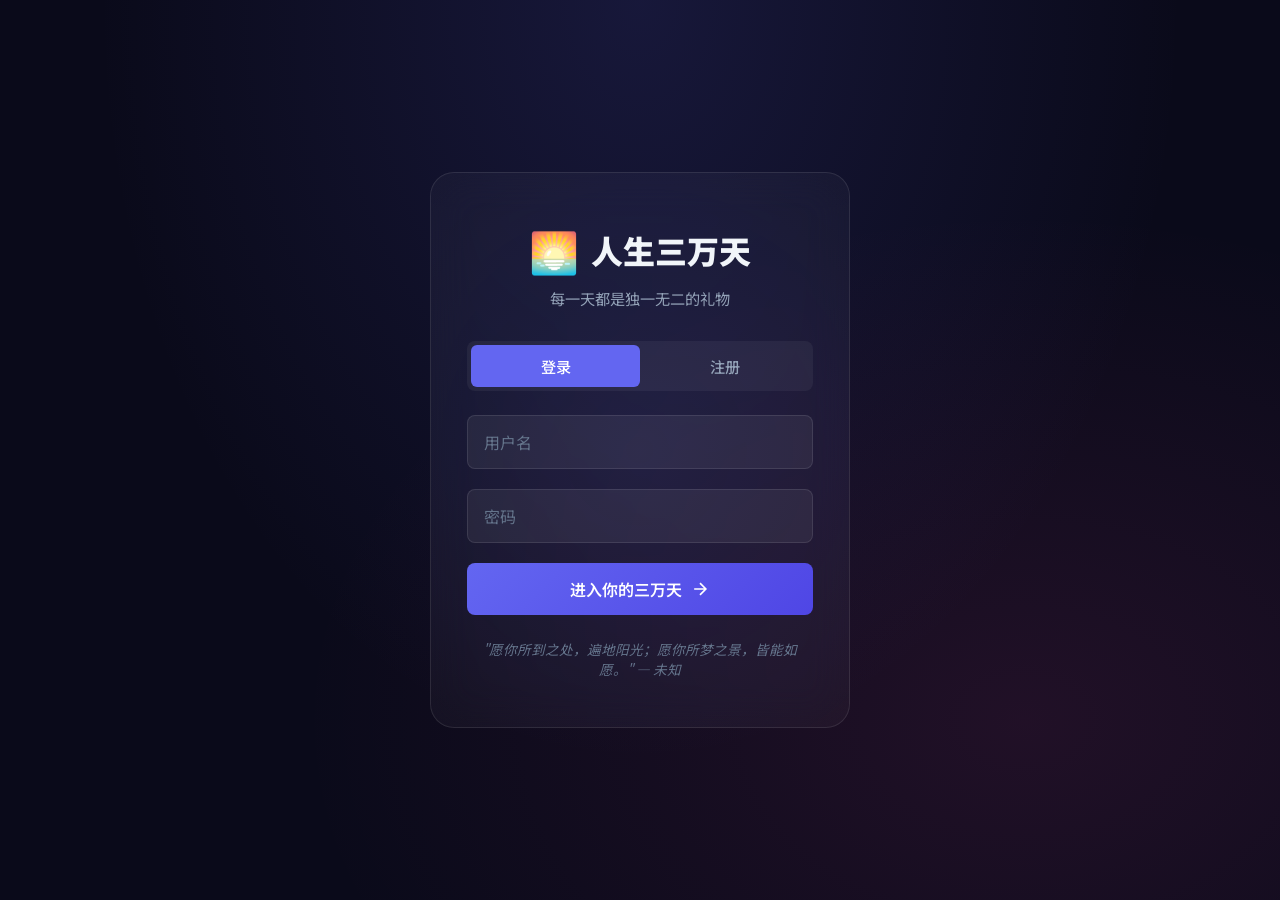
<file: index.html>
<!DOCTYPE html>
<html lang="zh-CN">
<head>
  <meta charset="UTF-8">
  <meta name="viewport" content="width=device-width, initial-scale=1.0, maximum-scale=1.0, user-scalable=no">
  <title>🌅 Life 30,000 Days | 人生三万天</title>

  <!-- SEO Meta Tags -->
  <meta name="description" content="Visualize your life's remaining days & find daily motivation. A beautiful mindfulness web app with life countdown, daily quotes, meditation, white noise, wallpaper generator and more.">
  <meta name="keywords" content="life countdown,mindfulness,daily motivation,meditation,white noise,人生三万天,生命倒计时,冥想,白噪音">
  <meta name="author" content="Sherlock1412">
  <link rel="canonical" href="https://life-30000-days.vercel.app">

  <!-- Open Graph / Facebook -->
  <meta property="og:type" content="website">
  <meta property="og:url" content="https://life-30000-days.vercel.app">
  <meta property="og:title" content="🌅 Life 30,000 Days | 人生三万天">
  <meta property="og:description" content="Visualize your life's remaining days & find daily motivation. A beautiful mindfulness web app with life countdown, daily quotes, meditation, white noise and more.">
  <meta property="og:image" content="https://life-30000-days.vercel.app/assets/social-share.png">

  <!-- Twitter Card -->
  <meta name="twitter:card" content="summary_large_image">
  <meta name="twitter:url" content="https://life-30000-days.vercel.app">
  <meta name="twitter:title" content="🌅 Life 30,000 Days | 人生三万天">
  <meta name="twitter:description" content="Visualize your life's remaining days & find daily motivation.">
  <meta name="twitter:image" content="https://life-30000-days.vercel.app/assets/social-share.png">

  <link rel="stylesheet" href="css/style.css">
  <link rel="manifest" href="manifest.json">
  <meta name="theme-color" content="#0a0a1a">
  <meta name="apple-mobile-web-app-capable" content="yes">
  <meta name="apple-mobile-web-app-status-bar-style" content="black-translucent">
  <link rel="apple-touch-icon" href="assets/icon-192.png">
  <link href="https://fonts.googleapis.com/css2?family=Noto+Sans+SC:wght@300;400;500;700;900&family=Playfair+Display:ital,wght@0,700;1,700&display=swap" rel="stylesheet">

  <!-- Google AdSense -->
  <script async src="https://pagead2.googlesyndication.com/pagead/js/adsbygoogle.js?client=ca-pub-2511686711761568" crossorigin="anonymous"></script>
</head>
<body>
  <!-- 粒子背景 -->
  <canvas id="particles-canvas"></canvas>

  <!-- ===== 登录页面 ===== -->
  <div id="login-page" class="page active">
    <div class="login-container">
      <div class="login-glow"></div>
      <h1 class="login-title">
        <span class="sun-icon">🌅</span>
        <span>人生三万天</span>
      </h1>
      <p class="login-subtitle">每一天都是独一无二的礼物</p>
      
      <div class="login-tabs">
        <button class="tab-btn active" data-tab="login">登录</button>
        <button class="tab-btn" data-tab="register">注册</button>
      </div>
      
      <form id="login-form" class="auth-form">
        <div class="input-group">
          <input type="text" id="login-username" placeholder="用户名" required autocomplete="username">
          <div class="input-line"></div>
        </div>
        <div class="input-group">
          <input type="password" id="login-password" placeholder="密码" required autocomplete="current-password">
          <div class="input-line"></div>
        </div>
        <button type="submit" class="btn-primary">
          <span>进入你的三万天</span>
          <svg width="20" height="20" viewBox="0 0 24 24" fill="none" stroke="currentColor" stroke-width="2"><path d="M5 12h14M12 5l7 7-7 7"/></svg>
        </button>
      </form>
      
      <form id="register-form" class="auth-form hidden">
        <div class="input-group">
          <input type="text" id="reg-username" placeholder="用户名" required>
          <div class="input-line"></div>
        </div>
        <div class="input-group">
          <input type="password" id="reg-password" placeholder="密码" required>
          <div class="input-line"></div>
        </div>
        <div class="input-group">
          <input type="password" id="reg-confirm" placeholder="确认密码" required>
          <div class="input-line"></div>
        </div>
        <button type="submit" class="btn-primary">
          <span>创建账户</span>
          <svg width="20" height="20" viewBox="0 0 24 24" fill="none" stroke="currentColor" stroke-width="2"><path d="M5 12h14M12 5l7 7-7 7"/></svg>
        </button>
      </form>
      
      <div class="login-quote" id="login-quote"></div>
    </div>
  </div>

  <!-- ===== 生日输入页面 ===== -->
  <div id="birthday-page" class="page">
    <div class="birthday-container">
      <h2>🎂 你的生日是？</h2>
      <p class="birthday-hint">告诉我们你的生日，开始计算你的三万天旅程</p>
      <div class="birthday-input-area">
        <input type="date" id="birthday-input" required>
        <button id="start-journey-btn" class="btn-primary">
          <span>开启旅程</span>
          <svg width="20" height="20" viewBox="0 0 24 24" fill="none" stroke="currentColor" stroke-width="2"><path d="M5 12h14M12 5l7 7-7 7"/></svg>
        </button>
      </div>
      <div class="birthday-visual" id="birthday-visual"></div>
    </div>
  </div>

  <!-- ===== 主页面 ===== -->
  <div id="main-page" class="page">
    <!-- 顶部导航 -->
    <nav class="top-nav">
      <div class="nav-left">
        <span class="nav-logo">🌅</span>
        <span class="nav-title">人生三万天</span>
      </div>
      <div class="nav-right">
        <button class="nav-btn" id="noise-btn" title="白噪音">🎵</button>
        <button class="nav-btn" id="gratitude-btn" title="感恩日记">📝</button>
        <button class="nav-btn" id="meditation-btn" title="冥想">🧘</button>
        <button class="nav-btn" id="challenge-btn" title="每日挑战">🎲</button>
        <button class="nav-btn" id="achievements-btn" title="成就">🏆</button>
        <button class="nav-btn" id="report-btn" title="生命报告">📊</button>
        <button class="nav-btn" id="wallpaper-btn" title="生成壁纸">🎨</button>
        <button class="nav-btn" id="widget-btn" title="小组件">📱</button>
        <button class="nav-btn" id="tips-btn" title="解压小贴士">💡</button>
        <button class="nav-btn" id="support-btn" title="支持我们">☕</button>
        <button class="nav-btn" id="settings-btn" title="设置">⚙️</button>
        <button class="nav-btn" id="logout-btn" title="退出">👋</button>
      </div>
    </nav>

    <!-- 主内容区 -->
    <main class="main-content">
      <!-- 今日信息卡片 -->
      <section class="today-card" id="today-card">
        <div class="today-header">
          <div class="today-date" id="today-date"></div>
          <div class="today-day-num" id="today-day-num"></div>
        </div>
        <div class="life-progress">
          <div class="progress-ring-container">
            <svg class="progress-ring" viewBox="0 0 200 200">
              <circle class="progress-bg" cx="100" cy="100" r="90"/>
              <circle class="progress-fill" cx="100" cy="100" r="90" id="progress-circle"/>
            </svg>
            <div class="progress-text">
              <div class="progress-days" id="days-lived">0</div>
              <div class="progress-label">天已过</div>
            </div>
          </div>
          <div class="progress-stats">
            <div class="stat">
              <span class="stat-value" id="days-remaining">0</span>
              <span class="stat-label">天剩余</span>
            </div>
            <div class="stat">
              <span class="stat-value" id="years-lived">0</span>
              <span class="stat-label">岁</span>
            </div>
            <div class="stat">
              <span class="stat-value" id="percent-lived">0%</span>
              <span class="stat-label">已度过</span>
            </div>
          </div>
        </div>
      </section>

      <!-- 今日金句 -->
      <section class="quote-card" id="quote-card">
        <div class="quote-icon">✨</div>
        <blockquote class="quote-text" id="quote-text"></blockquote>
        <div class="quote-author" id="quote-author"></div>
        <div class="quote-actions">
          <button class="quote-btn" id="refresh-quote" title="换一句">🔄</button>
          <button class="quote-btn" id="share-quote" title="分享">📤</button>
          <button class="quote-btn" id="copy-quote" title="复制">📋</button>
        </div>
      </section>

      <!-- 年度进度环 -->
      <section class="year-ring-card" id="year-ring-card">
        <h3>📅 今年进度</h3>
        <div class="year-ring-content">
          <div class="year-ring-visual">
            <svg class="year-ring-svg" viewBox="0 0 200 200">
              <circle cx="100" cy="100" r="85" fill="none" stroke="rgba(255,255,255,0.06)" stroke-width="6"/>
              <circle cx="100" cy="100" r="85" fill="none" stroke="url(#year-gradient)" stroke-width="6"
                stroke-linecap="round" stroke-dasharray="534.07" stroke-dashoffset="534.07"
                transform="rotate(-90 100 100)" id="year-progress-circle"/>
              <defs>
                <linearGradient id="year-gradient"><stop offset="0%" stop-color="#10b981"/><stop offset="100%" stop-color="#6366f1"/></linearGradient>
              </defs>
            </svg>
            <div class="year-ring-text">
              <div class="year-ring-percent" id="year-percent">0%</div>
              <div class="year-ring-label">年度进度</div>
            </div>
          </div>
          <div class="year-ring-stats">
            <div class="year-stat"><span class="year-stat-num" id="year-days-passed">0</span><span class="year-stat-label">天已过</span></div>
            <div class="year-stat"><span class="year-stat-num" id="year-days-left">0</span><span class="year-stat-label">天剩余</span></div>
            <div class="year-stat"><span class="year-stat-num" id="year-weeks">0</span><span class="year-stat-label">周已过</span></div>
          </div>
        </div>
      </section>

      <!-- 每日小确幸 -->
      <section class="joy-card" id="joy-card">
        <h3>🌸 今日小确幸</h3>
        <p class="joy-desc">生活中的小美好，值得被记录</p>
        <div class="joy-reminder" id="joy-reminder"></div>
        <div class="joy-actions">
          <button class="joy-btn" id="joy-refresh" title="换一个">🔄 换一个</button>
          <button class="joy-btn joy-btn-primary" id="joy-done" title="今天做到了">✅ 今天做到了</button>
        </div>
        <div class="joy-streak-info" id="joy-streak-info"></div>
      </section>

      <!-- 生命时间线 -->
      <section class="timeline-card" id="timeline-card">
        <h3>⏳ 你的时间线</h3>
        <div class="timeline-grid" id="timeline-grid"></div>
        <div class="timeline-legend">
          <span class="legend-item"><span class="dot lived"></span>已度过</span>
          <span class="legend-item"><span class="dot today"></span>今天</span>
          <span class="legend-item"><span class="dot future"></span>未来</span>
        </div>
      </section>

      <!-- 里程碑 -->
      <section class="milestone-card" id="milestone-card">
        <h3>🏆 人生里程碑</h3>
        <div class="milestone-list" id="milestone-list"></div>
      </section>

      <!-- 趣味数据 -->
      <section class="fun-stats-card" id="fun-stats-card">
        <h3>🎯 趣味数据</h3>
        <div class="fun-grid" id="fun-grid"></div>
      </section>

      <!-- Google AdSense 广告 (中间位置) -->
      <section class="main-ad-slot" id="main-ad-slot">
        <ins class="adsbygoogle"
          style="display:block"
          data-ad-client="ca-pub-2511686711761568"
          data-ad-slot="auto"
          data-ad-format="auto"
          data-full-width-responsive="true"></ins>
      </section>
    </main>
  </div>

  <!-- ===== 壁纸生成器弹窗 ===== -->
  <div class="modal" id="wallpaper-modal">
    <div class="modal-content wallpaper-modal-content">
      <button class="modal-close" id="wallpaper-close">&times;</button>
      <h2>🎨 生成你的专属壁纸</h2>
      <div class="wallpaper-preview">
        <canvas id="wallpaper-canvas" width="1080" height="1920"></canvas>
      </div>
      <div class="wallpaper-options">
        <div class="style-options">
          <label>风格：</label>
          <div class="style-grid" id="style-grid">
            <button class="style-btn active" data-style="gradient">🌅 渐变</button>
            <button class="style-btn" data-style="cosmic">🌌 宇宙</button>
            <button class="style-btn" data-style="nature">🌿 自然</button>
            <button class="style-btn" data-style="minimal">◽ 极简</button>
            <button class="style-btn" data-style="retro">🕹️ 复古</button>
            <button class="style-btn" data-style="watercolor">🎨 水彩</button>
          </div>
        </div>
        <div class="size-options">
          <label>尺寸：</label>
          <select id="wallpaper-size">
            <option value="1080x1920">手机壁纸 (1080×1920)</option>
            <option value="1920x1080">桌面壁纸 (1920×1080)</option>
            <option value="1080x1080">Instagram (1080×1080)</option>
            <option value="1290x2796">iPhone 15 Pro (1290×2796)</option>
            <option value="2560x1440">2K 桌面 (2560×1440)</option>
          </select>
        </div>
      </div>
      <button class="btn-primary" id="download-wallpaper">
        <span>下载壁纸</span>
        <svg width="20" height="20" viewBox="0 0 24 24" fill="none" stroke="currentColor" stroke-width="2"><path d="M21 15v4a2 2 0 0 1-2 2H5a2 2 0 0 1-2-2v-4M7 10l5 5 5-5M12 15V3"/></svg>
      </button>
    </div>
  </div>

  <!-- ===== 解压小贴士弹窗 ===== -->
  <div class="modal" id="tips-modal">
    <div class="modal-content tips-modal-content">
      <button class="modal-close" id="tips-close">&times;</button>
      <h2>💡 解压小贴士 & 趣味工具</h2>
      <div class="tips-tabs">
        <button class="tips-tab active" data-category="breathing">🫁 呼吸</button>
        <button class="tips-tab" data-category="game">🎮 小游戏</button>
        <button class="tips-tab" data-category="tips">📖 解压</button>
        <button class="tips-tab" data-category="quotes">💭 语录</button>
      </div>
      <div class="tips-content" id="tips-content">
        <!-- 动态填充 -->
      </div>
    </div>
  </div>

  <!-- ===== 小组件弹窗 ===== -->
  <div class="modal" id="widget-modal">
    <div class="modal-content widget-modal-content">
      <button class="modal-close" id="widget-close">&times;</button>
      <h2>📱 桌面小组件</h2>
      <p class="widget-desc">复制代码或截图，添加到你的桌面</p>
      <div class="widget-previews" id="widget-previews">
        <!-- 动态填充 -->
      </div>
    </div>
  </div>

  <!-- ===== 设置弹窗 ===== -->
  <div class="modal" id="settings-modal">
    <div class="modal-content settings-modal-content">
      <button class="modal-close" id="settings-close">&times;</button>
      <h2>⚙️ 设置</h2>
      <div class="settings-list">
        <div class="setting-item">
          <label>生日</label>
          <input type="date" id="settings-birthday">
        </div>
        <div class="setting-item">
          <label>预期寿命</label>
          <div class="range-group">
            <input type="range" id="settings-lifespan" min="60" max="120" value="80">
            <span id="lifespan-value">80 岁</span>
          </div>
        </div>
        <div class="setting-item">
          <label>主题色</label>
          <div class="theme-colors" id="theme-colors">
            <button class="color-btn active" data-color="#6366f1" style="background:#6366f1"></button>
            <button class="color-btn" data-color="#ec4899" style="background:#ec4899"></button>
            <button class="color-btn" data-color="#10b981" style="background:#10b981"></button>
            <button class="color-btn" data-color="#f59e0b" style="background:#f59e0b"></button>
            <button class="color-btn" data-color="#ef4444" style="background:#ef4444"></button>
            <button class="color-btn" data-color="#8b5cf6" style="background:#8b5cf6"></button>
          </div>
          <div class="premium-colors" id="premium-colors" style="display:none">
            <label style="margin-top:8px;font-size:0.8rem;color:#f59e0b">✨ Premium 专属色</label>
            <div class="theme-colors" id="premium-color-grid"></div>
          </div>
        </div>
        <div class="setting-item">
          <label>每日提醒</label>
          <div class="toggle-group">
            <input type="checkbox" id="settings-reminder">
            <label for="settings-reminder" class="toggle"></label>
          </div>
        </div>
        <div class="setting-item" id="premium-section">
          <label>✨ Premium</label>
          <div id="premium-status-text" style="color:var(--text-muted);font-size:0.85rem;margin-bottom:8px"></div>
          <div class="premium-activate-row" id="premium-activate-row">
            <input type="text" id="premium-code-input" placeholder="输入激活码" class="premium-code-input">
            <button class="btn-secondary premium-activate-btn" id="premium-activate-btn">激活</button>
          </div>
          <div class="premium-benefits">
            <span class="premium-benefit-item">🎨 10种专属主题色</span>
            <span class="premium-benefit-item">📊 数据导出</span>
            <span class="premium-benefit-item">🖼️ 专属壁纸风格</span>
            <span class="premium-benefit-item">💛 支持独立开发者</span>
          </div>
        </div>
        <button class="btn-primary" id="save-settings">保存设置</button>
        <!-- Google AdSense 广告 -->
        <div class="ad-slot" id="ad-slot-settings" style="margin-top:16px">
          <ins class="adsbygoogle"
            style="display:block"
            data-ad-client="ca-pub-2511686711761568"
            data-ad-slot="auto"
            data-ad-format="auto"
            data-full-width-responsive="true"></ins>
        </div>
      </div>
    </div>
  </div>

  <!-- ===== 白噪音播放器弹窗 ===== -->
  <div class="modal" id="noise-modal">
    <div class="modal-content noise-modal-content">
      <button class="modal-close" id="noise-close">&times;</button>
      <h2>🎵 白噪音播放器</h2>
      <p class="modal-desc">混合你喜欢的声音，创造专属氛围</p>
      <div class="noise-grid" id="noise-grid"></div>
      <div class="noise-mixer-info">
        <span id="noise-active-count">0</span> 个声音正在播放
      </div>
    </div>
  </div>

  <!-- ===== 感恩日记弹窗 ===== -->
  <div class="modal" id="gratitude-modal">
    <div class="modal-content gratitude-modal-content">
      <button class="modal-close" id="gratitude-close">&times;</button>
      <h2>📝 每日感恩日记</h2>
      <div class="gratitude-stats">
        <div class="grat-stat"><span class="grat-stat-value" id="grat-streak">0</span><span class="grat-stat-label">天连续</span></div>
        <div class="grat-stat"><span class="grat-stat-value" id="grat-total">0</span><span class="grat-stat-label">条感恩</span></div>
      </div>
      <div class="gratitude-prompt" id="gratitude-prompt"></div>
      <div class="gratitude-inputs" id="gratitude-inputs">
        <div class="grat-input-group">
          <span class="grat-num">1</span>
          <input type="text" class="grat-input" id="grat-0" placeholder="今天感谢什么...">
        </div>
        <div class="grat-input-group">
          <span class="grat-num">2</span>
          <input type="text" class="grat-input" id="grat-1" placeholder="今天感谢什么...">
        </div>
        <div class="grat-input-group">
          <span class="grat-num">3</span>
          <input type="text" class="grat-input" id="grat-2" placeholder="今天感谢什么...">
        </div>
      </div>
      <button class="btn-primary" id="save-gratitude">
        <span>💾 保存今日感恩</span>
      </button>
    </div>
  </div>

  <!-- ===== 冥想计时器弹窗 ===== -->
  <div class="modal" id="meditation-modal">
    <div class="modal-content meditation-modal-content">
      <button class="modal-close" id="meditation-close">&times;</button>
      <h2>🧘 冥想计时器</h2>
      <div class="meditation-ring-container">
        <svg class="meditation-ring" viewBox="0 0 200 200">
          <circle cx="100" cy="100" r="90" fill="none" stroke="rgba(255,255,255,0.06)" stroke-width="4"/>
          <circle cx="100" cy="100" r="90" fill="none" stroke="url(#med-gradient)" stroke-width="4"
            stroke-linecap="round" stroke-dasharray="565.48" stroke-dashoffset="0"
            transform="rotate(-90 100 100)" id="med-progress"/>
          <defs>
            <linearGradient id="med-gradient"><stop offset="0%" stop-color="#818cf8"/><stop offset="100%" stop-color="#10b981"/></linearGradient>
          </defs>
        </svg>
        <div class="meditation-time" id="med-time">05:00</div>
      </div>
      <div class="meditation-presets">
        <button class="med-preset active" data-minutes="5">5 分钟</button>
        <button class="med-preset" data-minutes="10">10 分钟</button>
        <button class="med-preset" data-minutes="15">15 分钟</button>
        <button class="med-preset" data-minutes="20">20 分钟</button>
        <button class="med-preset" data-minutes="30">30 分钟</button>
      </div>
      <div class="meditation-controls">
        <button class="btn-primary" id="med-start">开始冥想</button>
        <button class="btn-secondary hidden" id="med-pause">暂停</button>
        <button class="btn-secondary hidden" id="med-stop">结束</button>
      </div>
      <div class="meditation-stats">
        <div class="med-stat">🧘 已完成 <strong id="med-sessions">0</strong> 次</div>
        <div class="med-stat">⏱️ 累计 <strong id="med-total-min">0</strong> 分钟</div>
      </div>
    </div>
  </div>

  <!-- ===== 年度生命报告弹窗 ===== -->
  <div class="modal" id="report-modal">
    <div class="modal-content report-modal-content">
      <button class="modal-close" id="report-close">&times;</button>
      <h2>📊 年度生命报告</h2>
      <div id="report-content"></div>
    </div>
  </div>

  <!-- ===== 每日挑战弹窗 ===== -->
  <div class="modal" id="challenge-modal">
    <div class="modal-content challenge-modal-content">
      <button class="modal-close" id="challenge-close">&times;</button>
      <h2>🎲 今日挑战</h2>
      <div class="challenge-card" id="challenge-card">
        <div class="challenge-emoji" id="ch-emoji"></div>
        <div class="challenge-title" id="ch-title"></div>
        <div class="challenge-desc" id="ch-desc"></div>
        <div class="challenge-category" id="ch-category"></div>
        <div class="challenge-actions">
          <button class="btn-primary" id="ch-complete">✅ 完成挑战</button>
          <button class="btn-secondary" id="ch-refresh">🔄 换一个</button>
        </div>
      </div>
      <div class="challenge-stats">
        <div class="ch-stat"><span class="ch-stat-value" id="ch-streak">0</span><span class="ch-stat-label">天连续</span></div>
        <div class="ch-stat"><span class="ch-stat-value" id="ch-completed">0</span><span class="ch-stat-label">个完成</span></div>
      </div>
    </div>
  </div>

  <!-- ===== 成就系统弹窗 ===== -->
  <div class="modal" id="achievements-modal">
    <div class="modal-content achievements-modal-content">
      <button class="modal-close" id="achievements-close">&times;</button>
      <h2>🏆 成就系统</h2>
      <div class="achievements-progress">
        <div class="ach-progress-text">已解锁 <span id="ach-unlocked-count">0</span> / <span id="ach-total-count">0</span></div>
        <div class="ach-progress-bar"><div class="ach-progress-fill" id="ach-progress-fill"></div></div>
      </div>
      <div class="achievements-grid" id="achievements-grid"></div>
    </div>
  </div>

  <!-- ===== 支持/捐赠弹窗 ===== -->
  <div class="modal" id="support-modal">
    <div class="modal-content support-modal-content">
      <button class="modal-close" id="support-close">&times;</button>
      <h2>☕ 支持「人生三万天」</h2>
      <p class="support-desc">如果这个应用给你带来了温暖，欢迎请我喝杯咖啡 ☕</p>
      <div class="support-tiers">
        <div class="support-tier" data-amount="5">
          <div class="tier-emoji">☕</div>
          <div class="tier-title">一杯咖啡</div>
          <div class="tier-price">¥5</div>
          <div class="tier-desc">给开发者一点鼓励</div>
        </div>
        <div class="support-tier featured" data-amount="25">
          <div class="tier-emoji">🍵</div>
          <div class="tier-title">一壶好茶</div>
          <div class="tier-price">¥25</div>
          <div class="tier-desc">解锁 Premium 主题色 × 10</div>
        </div>
        <div class="support-tier" data-amount="99">
          <div class="tier-emoji">🌟</div>
          <div class="tier-title">星光支持者</div>
          <div class="tier-price">¥99</div>
          <div class="tier-desc">永久 Premium + 名字上墙</div>
        </div>
      </div>
      <div class="support-qr-area" id="support-qr-area">
        <p class="support-qr-hint">选择金额后，通过以下方式支持 ☕</p>
        <div class="support-links">
          <a href="#" class="support-link-btn" id="link-afdian" target="_blank" rel="noopener">
            <span>🔥</span> 爱发电支持
          </a>
          <a href="#" class="support-link-btn" id="link-bmc" target="_blank" rel="noopener">
            <span>☕</span> Buy Me a Coffee
          </a>
        </div>
        <div class="support-qr-placeholder" id="qr-placeholder">
          📱 或扫码支付<br>
          <small>（在代码中填入你的收款二维码图片 URL 即可显示）</small>
          <!-- 👇 在这里放你的收款二维码图片 -->
          <!-- <img src="YOUR_QR_CODE_URL" style="width:200px"> -->
        </div>
      </div>
      <div class="support-thanks">💛 感谢每一份支持，捐赠后联系作者获取 Premium 激活码</div>
    </div>
  </div>

  <!-- ===== 成就解锁通知 ===== -->
  <div class="achievement-toast" id="achievement-toast">
    <div class="achievement-toast-icon" id="ach-toast-icon"></div>
    <div class="achievement-toast-info">
      <div class="achievement-toast-title">🎉 成就解锁！</div>
      <div class="achievement-toast-name" id="ach-toast-name"></div>
    </div>
  </div>

  <!-- Toast -->
  <div class="toast" id="toast"></div>

  <script src="js/quotes.js"></script>
  <script src="js/tips.js"></script>
  <script src="js/wallpaper.js"></script>
  <script src="js/features.js"></script>
  <script src="js/app.js"></script>
  <script>
    if ('serviceWorker' in navigator) {
      navigator.serviceWorker.register('./sw.js').catch(() => {});
    }
    // Initialize Google AdSense ads (safe — skip if script failed to load)
    if (typeof window.adsbygoogle !== 'undefined') {
      document.querySelectorAll('.adsbygoogle').forEach(function() { (window.adsbygoogle || []).push({}); });
    }
  </script>
</body>
</html>
</file>
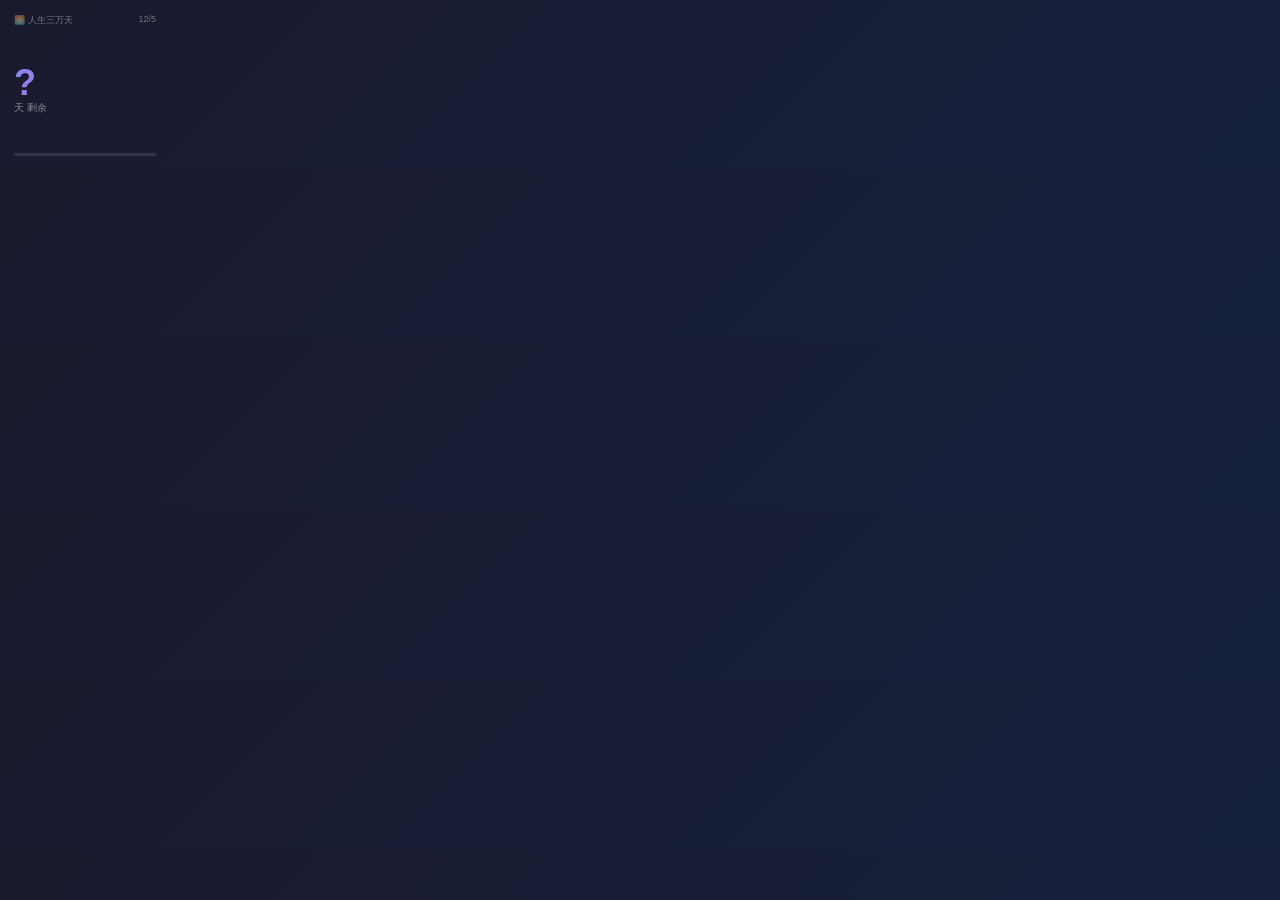
<file: widget/widget.html>
<!DOCTYPE html>
<html lang="zh-CN">
<head>
  <meta charset="UTF-8">
  <meta name="viewport" content="width=device-width, initial-scale=1.0">
  <title>人生三万天 · 小组件</title>
  <style>
    * { margin: 0; padding: 0; box-sizing: border-box; }
    body {
      font-family: -apple-system, BlinkMacSystemFont, 'Noto Sans SC', sans-serif;
      background: linear-gradient(135deg, #1a1a2e, #16213e);
      border-radius: 20px;
      padding: 14px;
      width: 170px;
      height: 170px;
      display: flex;
      flex-direction: column;
      justify-content: space-between;
      color: #f1f5f9;
      overflow: hidden;
    }
    .header {
      display: flex;
      justify-content: space-between;
      font-size: 9px;
      color: rgba(255,255,255,0.4);
    }
    .days {
      font-size: 36px;
      font-weight: 900;
      background: linear-gradient(135deg, #818cf8, #ec4899);
      -webkit-background-clip: text;
      -webkit-text-fill-color: transparent;
      line-height: 1;
    }
    .label { font-size: 10px; color: rgba(255,255,255,0.5); }
    .progress {
      height: 3px;
      background: rgba(255,255,255,0.1);
      border-radius: 2px;
      overflow: hidden;
    }
    .progress-fill {
      height: 100%;
      background: linear-gradient(90deg, #818cf8, #ec4899);
      border-radius: 2px;
      transition: width 1s ease;
    }
  </style>
</head>
<body>
  <div class="header">
    <span>🌅 人生三万天</span>
    <span id="date"></span>
  </div>
  <div>
    <div class="days" id="days">--</div>
    <div class="label">天 剩余</div>
  </div>
  <div class="progress">
    <div class="progress-fill" id="bar" style="width: 0%"></div>
  </div>
  <script>
    // 从 URL 参数或 localStorage 获取生日
    const params = new URLSearchParams(window.location.search);
    let birthday = params.get('birthday');
    let lifespan = parseInt(params.get('lifespan') || '80');
    
    // 从主应用用户数据中读取
    if (!birthday) {
      try {
        const currentUser = JSON.parse(localStorage.getItem('life30000_currentUser'));
        const users = JSON.parse(localStorage.getItem('life30000_users')) || {};
        if (currentUser && users[currentUser]) {
          birthday = users[currentUser].birthday;
          lifespan = users[currentUser].lifespan || 80;
        }
      } catch {}
    }
    
    if (birthday) {
      const birth = new Date(birthday);
      const today = new Date();
      const daysLived = Math.floor((today - birth) / 86400000);
      const totalDays = lifespan * 365.25;
      const daysRemaining = Math.max(0, Math.floor(totalDays - daysLived));
      const percent = ((daysLived / totalDays) * 100).toFixed(1);
      
      document.getElementById('days').textContent = daysRemaining.toLocaleString();
      document.getElementById('bar').style.width = percent + '%';
    } else {
      document.getElementById('days').textContent = '?';
    }
    
    const d = new Date();
    document.getElementById('date').textContent = `${d.getMonth()+1}/${d.getDate()}`;
  </script>
</body>
</html>
</file>
<file: css/style.css>
/* ===== CSS Variables & Reset ===== */
:root {
  --primary: #6366f1;
  --primary-light: #818cf8;
  --primary-dark: #4f46e5;
  --bg-dark: #0a0a1a;
  --bg-card: rgba(255,255,255,0.05);
  --bg-card-hover: rgba(255,255,255,0.08);
  --text-primary: #f1f5f9;
  --text-secondary: #94a3b8;
  --text-muted: #64748b;
  --border: rgba(255,255,255,0.1);
  --glow: rgba(99,102,241,0.3);
  --radius: 16px;
  --radius-sm: 8px;
  --radius-lg: 24px;
  --shadow: 0 8px 32px rgba(0,0,0,0.3);
  --transition: 0.3s cubic-bezier(0.4, 0, 0.2, 1);
}

* {
  margin: 0;
  padding: 0;
  box-sizing: border-box;
}

html {
  font-size: 16px;
  scroll-behavior: smooth;
}

body {
  font-family: 'Noto Sans SC', -apple-system, BlinkMacSystemFont, sans-serif;
  background: var(--bg-dark);
  color: var(--text-primary);
  min-height: 100vh;
  overflow-x: hidden;
  -webkit-font-smoothing: antialiased;
}

/* ===== Particles Background ===== */
#particles-canvas {
  position: fixed;
  top: 0;
  left: 0;
  width: 100%;
  height: 100%;
  z-index: 0;
  pointer-events: none;
}

/* ===== Pages ===== */
.page {
  display: none;
  position: relative;
  z-index: 1;
  min-height: 100vh;
}
.page.active { display: flex; }

/* ===== Login Page ===== */
#login-page {
  align-items: center;
  justify-content: center;
  background: radial-gradient(ellipse at 50% 0%, rgba(99,102,241,0.15) 0%, transparent 60%),
              radial-gradient(ellipse at 80% 80%, rgba(236,72,153,0.1) 0%, transparent 50%),
              var(--bg-dark);
}

.login-container {
  width: min(420px, 90vw);
  padding: 48px 36px;
  background: rgba(255,255,255,0.03);
  border: 1px solid var(--border);
  border-radius: var(--radius-lg);
  backdrop-filter: blur(20px);
  position: relative;
  overflow: hidden;
  animation: fadeInUp 0.8s ease;
}

.login-glow {
  position: absolute;
  top: -50%;
  left: -50%;
  width: 200%;
  height: 200%;
  background: radial-gradient(circle, var(--glow) 0%, transparent 50%);
  animation: rotate 20s linear infinite;
  opacity: 0.3;
}

@keyframes rotate {
  from { transform: rotate(0deg); }
  to { transform: rotate(360deg); }
}

@keyframes fadeInUp {
  from { opacity: 0; transform: translateY(30px); }
  to { opacity: 1; transform: translateY(0); }
}

.login-title {
  font-size: 2rem;
  font-weight: 900;
  text-align: center;
  margin-bottom: 8px;
  position: relative;
  z-index: 1;
  display: flex;
  align-items: center;
  justify-content: center;
  gap: 12px;
}

.sun-icon {
  font-size: 2.5rem;
  animation: pulse 2s ease-in-out infinite;
}

@keyframes pulse {
  0%, 100% { transform: scale(1); }
  50% { transform: scale(1.1); }
}

.login-subtitle {
  text-align: center;
  color: var(--text-secondary);
  margin-bottom: 32px;
  position: relative;
  z-index: 1;
  font-size: 0.95rem;
}

.login-tabs {
  display: flex;
  gap: 0;
  margin-bottom: 24px;
  position: relative;
  z-index: 1;
  background: rgba(255,255,255,0.05);
  border-radius: var(--radius-sm);
  padding: 4px;
}

.tab-btn {
  flex: 1;
  padding: 10px;
  border: none;
  background: transparent;
  color: var(--text-secondary);
  font-size: 0.95rem;
  font-weight: 500;
  cursor: pointer;
  border-radius: 6px;
  transition: var(--transition);
  font-family: inherit;
}
.tab-btn.active {
  background: var(--primary);
  color: white;
}

.auth-form {
  position: relative;
  z-index: 1;
  transition: var(--transition);
}
.auth-form.hidden { display: none; }

.input-group {
  margin-bottom: 20px;
  position: relative;
}

.input-group input {
  width: 100%;
  padding: 14px 16px;
  background: rgba(255,255,255,0.06);
  border: 1px solid var(--border);
  border-radius: var(--radius-sm);
  color: var(--text-primary);
  font-size: 1rem;
  font-family: inherit;
  transition: var(--transition);
  outline: none;
}
.input-group input:focus {
  border-color: var(--primary);
  background: rgba(99,102,241,0.08);
  box-shadow: 0 0 0 3px rgba(99,102,241,0.15);
}
.input-group input::placeholder {
  color: var(--text-muted);
}

.input-line {
  position: absolute;
  bottom: 0;
  left: 50%;
  width: 0;
  height: 2px;
  background: var(--primary);
  transition: 0.4s ease;
  transform: translateX(-50%);
}
.input-group input:focus ~ .input-line {
  width: 100%;
}

.btn-primary {
  width: 100%;
  padding: 14px 24px;
  background: linear-gradient(135deg, var(--primary), var(--primary-dark));
  border: none;
  border-radius: var(--radius-sm);
  color: white;
  font-size: 1rem;
  font-weight: 600;
  cursor: pointer;
  transition: var(--transition);
  display: flex;
  align-items: center;
  justify-content: center;
  gap: 8px;
  font-family: inherit;
  margin-top: 8px;
  position: relative;
  overflow: hidden;
}
.btn-primary:hover {
  transform: translateY(-2px);
  box-shadow: 0 8px 25px rgba(99,102,241,0.4);
}
.btn-primary:active {
  transform: translateY(0);
}
.btn-primary::after {
  content: '';
  position: absolute;
  inset: 0;
  background: linear-gradient(135deg, transparent, rgba(255,255,255,0.1));
  opacity: 0;
  transition: var(--transition);
}
.btn-primary:hover::after { opacity: 1; }

.login-quote {
  margin-top: 24px;
  text-align: center;
  color: var(--text-muted);
  font-size: 0.85rem;
  font-style: italic;
  position: relative;
  z-index: 1;
}

/* ===== Birthday Page ===== */
#birthday-page {
  align-items: center;
  justify-content: center;
}

.birthday-container {
  text-align: center;
  max-width: 500px;
  padding: 40px;
  animation: fadeInUp 0.8s ease;
}

.birthday-container h2 {
  font-size: 2rem;
  margin-bottom: 12px;
}

.birthday-hint {
  color: var(--text-secondary);
  margin-bottom: 32px;
}

.birthday-input-area {
  display: flex;
  flex-direction: column;
  gap: 16px;
  align-items: center;
}

.birthday-input-area input[type="date"] {
  padding: 16px 24px;
  background: var(--bg-card);
  border: 1px solid var(--border);
  border-radius: var(--radius);
  color: var(--text-primary);
  font-size: 1.3rem;
  font-family: inherit;
  outline: none;
  transition: var(--transition);
}
.birthday-input-area input[type="date"]:focus {
  border-color: var(--primary);
  box-shadow: 0 0 0 3px rgba(99,102,241,0.15);
}
.birthday-input-area .btn-primary {
  width: auto;
  padding: 14px 48px;
}

/* ===== Top Nav ===== */
.top-nav {
  position: sticky;
  top: 0;
  z-index: 100;
  display: flex;
  align-items: center;
  justify-content: space-between;
  padding: 12px 24px;
  background: rgba(10,10,26,0.85);
  backdrop-filter: blur(20px);
  border-bottom: 1px solid var(--border);
}

.nav-left {
  display: flex;
  align-items: center;
  gap: 10px;
}

.nav-logo { font-size: 1.5rem; }
.nav-title {
  font-size: 1.1rem;
  font-weight: 700;
  background: linear-gradient(135deg, var(--primary-light), #ec4899);
  -webkit-background-clip: text;
  -webkit-text-fill-color: transparent;
}

.nav-right {
  display: flex;
  gap: 4px;
  overflow-x: auto;
  -webkit-overflow-scrolling: touch;
  scrollbar-width: none;
}
.nav-right::-webkit-scrollbar { display: none; }

.nav-btn {
  width: 40px;
  height: 40px;
  border: none;
  background: rgba(255,255,255,0.05);
  border-radius: 10px;
  font-size: 1.2rem;
  cursor: pointer;
  transition: var(--transition);
  display: flex;
  align-items: center;
  justify-content: center;
}
.nav-btn:hover {
  background: rgba(255,255,255,0.1);
  transform: scale(1.1);
}

/* ===== Main Content ===== */
.main-content {
  max-width: 800px;
  margin: 0 auto;
  padding: 24px 20px 80px;
  display: flex;
  flex-direction: column;
  gap: 24px;
}

/* ===== Today Card ===== */
.today-card {
  background: var(--bg-card);
  border: 1px solid var(--border);
  border-radius: var(--radius-lg);
  padding: 32px;
  position: relative;
  overflow: hidden;
}
.today-card::before {
  content: '';
  position: absolute;
  top: 0;
  left: 0;
  right: 0;
  height: 3px;
  background: linear-gradient(90deg, var(--primary), #ec4899, var(--primary));
  background-size: 200% 100%;
  animation: shimmer 3s linear infinite;
}
@keyframes shimmer {
  from { background-position: -200% 0; }
  to { background-position: 200% 0; }
}

.today-header {
  text-align: center;
  margin-bottom: 28px;
}

.today-date {
  color: var(--text-secondary);
  font-size: 0.9rem;
  margin-bottom: 4px;
}

.today-day-num {
  font-size: 1.1rem;
  font-weight: 600;
  color: var(--primary-light);
}

.life-progress {
  display: flex;
  align-items: center;
  gap: 32px;
}

.progress-ring-container {
  position: relative;
  width: 160px;
  height: 160px;
  flex-shrink: 0;
}

.progress-ring {
  width: 100%;
  height: 100%;
  transform: rotate(-90deg);
}

.progress-bg {
  fill: none;
  stroke: rgba(255,255,255,0.06);
  stroke-width: 8;
}

.progress-fill {
  fill: none;
  stroke: url(#progress-gradient);
  stroke-width: 8;
  stroke-linecap: round;
  stroke-dasharray: 565.48;
  stroke-dashoffset: 565.48;
  transition: stroke-dashoffset 1.5s cubic-bezier(0.4, 0, 0.2, 1);
}

.progress-text {
  position: absolute;
  top: 50%;
  left: 50%;
  transform: translate(-50%, -50%);
  text-align: center;
}

.progress-days {
  font-size: 2rem;
  font-weight: 900;
  background: linear-gradient(135deg, var(--primary-light), #ec4899);
  -webkit-background-clip: text;
  -webkit-text-fill-color: transparent;
}

.progress-label {
  font-size: 0.8rem;
  color: var(--text-muted);
}

.progress-stats {
  display: flex;
  flex-direction: column;
  gap: 16px;
  flex: 1;
}

.stat {
  display: flex;
  flex-direction: column;
  padding: 12px 16px;
  background: rgba(255,255,255,0.03);
  border-radius: var(--radius-sm);
}

.stat-value {
  font-size: 1.5rem;
  font-weight: 700;
  color: var(--text-primary);
}

.stat-label {
  font-size: 0.8rem;
  color: var(--text-muted);
}

/* ===== Quote Card ===== */
.quote-card {
  background: var(--bg-card);
  border: 1px solid var(--border);
  border-radius: var(--radius-lg);
  padding: 32px;
  text-align: center;
  position: relative;
}

.quote-icon {
  font-size: 2rem;
  margin-bottom: 16px;
}

.quote-text {
  font-size: 1.25rem;
  line-height: 1.8;
  font-weight: 300;
  margin-bottom: 16px;
  min-height: 60px;
  display: flex;
  align-items: center;
  justify-content: center;
}

.quote-author {
  color: var(--text-muted);
  font-size: 0.9rem;
  margin-bottom: 16px;
}

.quote-actions {
  display: flex;
  gap: 8px;
  justify-content: center;
}

.quote-btn {
  width: 40px;
  height: 40px;
  border: 1px solid var(--border);
  background: rgba(255,255,255,0.03);
  border-radius: 50%;
  font-size: 1rem;
  cursor: pointer;
  transition: var(--transition);
  display: flex;
  align-items: center;
  justify-content: center;
}
.quote-btn:hover {
  background: rgba(255,255,255,0.08);
  transform: scale(1.1);
}

/* ===== Timeline Card ===== */
.timeline-card {
  background: var(--bg-card);
  border: 1px solid var(--border);
  border-radius: var(--radius-lg);
  padding: 32px;
}

.timeline-card h3 {
  margin-bottom: 20px;
  font-size: 1.1rem;
}

.timeline-grid {
  display: grid;
  grid-template-columns: repeat(auto-fill, minmax(6px, 1fr));
  gap: 1px;
  margin-bottom: 16px;
}

.timeline-day {
  aspect-ratio: 1;
  border-radius: 2px;
  transition: var(--transition);
  cursor: default;
  position: relative;
}
.timeline-day.lived { background: var(--primary); opacity: 0.7; }
.timeline-day.today {
  background: #ec4899;
  animation: blink 2s ease-in-out infinite;
}
.timeline-day.future { background: rgba(255,255,255,0.06); }
.timeline-day:hover {
  transform: scale(2);
  z-index: 1;
  opacity: 1 !important;
}

@keyframes blink {
  0%, 100% { opacity: 1; }
  50% { opacity: 0.5; }
}

.timeline-legend {
  display: flex;
  gap: 20px;
  justify-content: center;
  font-size: 0.8rem;
  color: var(--text-secondary);
}

.legend-item {
  display: flex;
  align-items: center;
  gap: 6px;
}

.dot {
  width: 10px;
  height: 10px;
  border-radius: 2px;
}
.dot.lived { background: var(--primary); opacity: 0.7; }
.dot.today { background: #ec4899; }
.dot.future { background: rgba(255,255,255,0.06); }

/* ===== Milestone Card ===== */
.milestone-card {
  background: var(--bg-card);
  border: 1px solid var(--border);
  border-radius: var(--radius-lg);
  padding: 32px;
}

.milestone-card h3 { margin-bottom: 20px; font-size: 1.1rem; }

.milestone-item {
  display: flex;
  align-items: center;
  gap: 16px;
  padding: 14px 0;
  border-bottom: 1px solid var(--border);
}
.milestone-item:last-child { border-bottom: none; }

.milestone-icon { font-size: 1.5rem; }

.milestone-info {
  flex: 1;
}

.milestone-name {
  font-weight: 600;
  margin-bottom: 2px;
}

.milestone-detail {
  font-size: 0.85rem;
  color: var(--text-muted);
}

.milestone-status {
  font-size: 0.8rem;
  padding: 4px 12px;
  border-radius: 20px;
  font-weight: 500;
}
.milestone-status.passed {
  background: rgba(16,185,129,0.15);
  color: #10b981;
}
.milestone-status.current {
  background: rgba(236,72,153,0.15);
  color: #ec4899;
}
.milestone-status.upcoming {
  background: rgba(99,102,241,0.15);
  color: var(--primary-light);
}

/* ===== Fun Stats Card ===== */
.fun-stats-card {
  background: var(--bg-card);
  border: 1px solid var(--border);
  border-radius: var(--radius-lg);
  padding: 32px;
}

.fun-stats-card h3 { margin-bottom: 20px; font-size: 1.1rem; }

.fun-grid {
  display: grid;
  grid-template-columns: repeat(auto-fit, minmax(200px, 1fr));
  gap: 12px;
}

.fun-item {
  padding: 16px;
  background: rgba(255,255,255,0.03);
  border-radius: var(--radius-sm);
  transition: var(--transition);
}
.fun-item:hover {
  background: rgba(255,255,255,0.06);
  transform: translateY(-2px);
}

.fun-emoji { font-size: 1.5rem; margin-bottom: 8px; }
.fun-value {
  font-size: 1.3rem;
  font-weight: 700;
  margin-bottom: 2px;
}
.fun-label {
  font-size: 0.8rem;
  color: var(--text-muted);
}

/* ===== Modal ===== */
.modal {
  display: none;
  position: fixed;
  inset: 0;
  z-index: 1000;
  background: rgba(0,0,0,0.7);
  backdrop-filter: blur(8px);
  align-items: center;
  justify-content: center;
  padding: 20px;
}
.modal.active { display: flex; }

.modal-content {
  width: min(600px, 95vw);
  max-height: 85vh;
  overflow-y: auto;
  background: #1a1a2e;
  border: 1px solid var(--border);
  border-radius: var(--radius-lg);
  padding: 36px;
  position: relative;
  animation: fadeInUp 0.3s ease;
}

.modal-close {
  position: absolute;
  top: 16px;
  right: 16px;
  width: 36px;
  height: 36px;
  border: none;
  background: rgba(255,255,255,0.05);
  border-radius: 50%;
  color: var(--text-secondary);
  font-size: 1.3rem;
  cursor: pointer;
  transition: var(--transition);
  display: flex;
  align-items: center;
  justify-content: center;
}
.modal-close:hover {
  background: rgba(255,255,255,0.1);
  color: var(--text-primary);
}

.modal-content h2 {
  margin-bottom: 20px;
  font-size: 1.3rem;
}

/* ===== Wallpaper Modal ===== */
.wallpaper-preview {
  width: 100%;
  max-height: 400px;
  overflow: hidden;
  border-radius: var(--radius);
  margin-bottom: 20px;
  background: #000;
  display: flex;
  align-items: center;
  justify-content: center;
}

.wallpaper-preview canvas {
  max-width: 100%;
  max-height: 400px;
  object-fit: contain;
}

.wallpaper-options {
  margin-bottom: 20px;
}

.style-options {
  margin-bottom: 16px;
}
.style-options label,
.size-options label {
  display: block;
  color: var(--text-secondary);
  font-size: 0.9rem;
  margin-bottom: 8px;
}

.style-grid {
  display: flex;
  flex-wrap: wrap;
  gap: 8px;
}

.style-btn {
  padding: 8px 14px;
  border: 1px solid var(--border);
  background: rgba(255,255,255,0.03);
  border-radius: 20px;
  color: var(--text-secondary);
  font-size: 0.85rem;
  cursor: pointer;
  transition: var(--transition);
  font-family: inherit;
}
.style-btn.active {
  border-color: var(--primary);
  background: rgba(99,102,241,0.15);
  color: var(--primary-light);
}
.style-btn:hover { border-color: var(--primary); }

.size-options select {
  width: 100%;
  padding: 12px 16px;
  background: rgba(255,255,255,0.06);
  border: 1px solid var(--border);
  border-radius: var(--radius-sm);
  color: var(--text-primary);
  font-size: 0.95rem;
  font-family: inherit;
  outline: none;
}

/* ===== Tips Modal ===== */
.tips-tabs {
  display: flex;
  gap: 6px;
  margin-bottom: 20px;
  flex-wrap: wrap;
}

.tips-tab {
  padding: 8px 16px;
  border: 1px solid var(--border);
  background: transparent;
  border-radius: 20px;
  color: var(--text-secondary);
  font-size: 0.85rem;
  cursor: pointer;
  transition: var(--transition);
  font-family: inherit;
}
.tips-tab.active {
  background: var(--primary);
  border-color: var(--primary);
  color: white;
}

.tips-content {
  min-height: 300px;
}

/* 呼吸练习 */
.breathing-container {
  text-align: center;
  padding: 20px;
}

.breath-circle {
  width: 160px;
  height: 160px;
  border-radius: 50%;
  background: radial-gradient(circle, var(--primary-light), var(--primary-dark));
  margin: 24px auto;
  display: flex;
  align-items: center;
  justify-content: center;
  font-size: 1.2rem;
  font-weight: 600;
  color: white;
  transition: 4s ease-in-out;
  box-shadow: 0 0 40px var(--glow);
}
.breath-circle.expand {
  width: 220px;
  height: 220px;
}

.breath-controls {
  margin-top: 20px;
  display: flex;
  gap: 12px;
  justify-content: center;
}

.breath-btn {
  padding: 10px 24px;
  border: 1px solid var(--border);
  background: rgba(255,255,255,0.05);
  border-radius: var(--radius-sm);
  color: var(--text-primary);
  font-size: 0.9rem;
  cursor: pointer;
  transition: var(--transition);
  font-family: inherit;
}
.breath-btn.active {
  background: var(--primary);
  border-color: var(--primary);
}

/* 游戏 */
.game-container {
  text-align: center;
}

.game-area {
  background: rgba(255,255,255,0.03);
  border-radius: var(--radius);
  padding: 24px;
  min-height: 200px;
  margin: 16px 0;
  position: relative;
}

.bubble-area {
  position: relative;
  width: 100%;
  height: 300px;
  overflow: hidden;
  border-radius: var(--radius-sm);
  background: rgba(0,0,0,0.2);
}

.bubble {
  position: absolute;
  width: 40px;
  height: 40px;
  border-radius: 50%;
  cursor: pointer;
  transition: transform 0.1s;
  display: flex;
  align-items: center;
  justify-content: center;
  font-size: 1.2rem;
}
.bubble:hover { transform: scale(1.2); }
.bubble.pop {
  animation: pop 0.3s ease forwards;
}
@keyframes pop {
  0% { transform: scale(1); opacity: 1; }
  50% { transform: scale(1.5); }
  100% { transform: scale(0); opacity: 0; }
}

.game-score {
  font-size: 1.2rem;
  font-weight: 700;
  margin-top: 12px;
  color: var(--primary-light);
}

.game-btn {
  padding: 10px 24px;
  border: none;
  background: var(--primary);
  border-radius: var(--radius-sm);
  color: white;
  font-size: 0.95rem;
  cursor: pointer;
  transition: var(--transition);
  font-family: inherit;
  margin-top: 12px;
}

/* 解压贴士 */
.tips-list {
  display: flex;
  flex-direction: column;
  gap: 12px;
}

.tip-card {
  padding: 16px;
  background: rgba(255,255,255,0.03);
  border: 1px solid var(--border);
  border-radius: var(--radius-sm);
  transition: var(--transition);
}
.tip-card:hover {
  background: rgba(255,255,255,0.06);
}

.tip-card-title {
  font-weight: 600;
  margin-bottom: 6px;
  display: flex;
  align-items: center;
  gap: 8px;
}

.tip-card-desc {
  font-size: 0.9rem;
  color: var(--text-secondary);
  line-height: 1.6;
}

/* ===== Widget Modal ===== */
.widget-desc {
  color: var(--text-secondary);
  margin-bottom: 20px;
}

.widget-previews {
  display: flex;
  flex-direction: column;
  gap: 24px;
}

.widget-preview-item {
  border: 1px solid var(--border);
  border-radius: var(--radius);
  padding: 16px;
}

.widget-preview-item h4 {
  margin-bottom: 12px;
  font-size: 0.95rem;
  color: var(--text-secondary);
}

.widget-render {
  margin-bottom: 12px;
  border-radius: var(--radius-sm);
  overflow: hidden;
}

.widget-actions {
  display: flex;
  gap: 8px;
}

.widget-action-btn {
  padding: 6px 16px;
  border: 1px solid var(--border);
  background: rgba(255,255,255,0.03);
  border-radius: 6px;
  color: var(--text-secondary);
  font-size: 0.8rem;
  cursor: pointer;
  transition: var(--transition);
  font-family: inherit;
}
.widget-action-btn:hover {
  background: var(--primary);
  border-color: var(--primary);
  color: white;
}

/* 小组件预览样式 */
.widget-mini {
  width: 170px;
  height: 170px;
  background: linear-gradient(135deg, #1a1a2e, #16213e);
  border-radius: 24px;
  padding: 16px;
  display: flex;
  flex-direction: column;
  justify-content: space-between;
  border: 1px solid rgba(255,255,255,0.1);
}

.widget-mini-header {
  font-size: 0.65rem;
  color: var(--text-muted);
  display: flex;
  justify-content: space-between;
}

.widget-mini-days {
  font-size: 2.2rem;
  font-weight: 900;
  background: linear-gradient(135deg, var(--primary-light), #ec4899);
  -webkit-background-clip: text;
  -webkit-text-fill-color: transparent;
  line-height: 1;
}

.widget-mini-label {
  font-size: 0.7rem;
  color: var(--text-secondary);
}

.widget-mini-progress {
  height: 3px;
  background: rgba(255,255,255,0.1);
  border-radius: 2px;
  overflow: hidden;
}
.widget-mini-progress-fill {
  height: 100%;
  background: linear-gradient(90deg, var(--primary), #ec4899);
  border-radius: 2px;
}

.widget-medium {
  width: 360px;
  height: 170px;
  background: linear-gradient(135deg, #1a1a2e, #16213e);
  border-radius: 24px;
  padding: 20px;
  display: flex;
  gap: 20px;
  align-items: center;
  border: 1px solid rgba(255,255,255,0.1);
}

.widget-medium-ring {
  width: 120px;
  height: 120px;
  position: relative;
}

.widget-medium-info {
  flex: 1;
}

.widget-medium-title {
  font-size: 0.7rem;
  color: var(--text-muted);
  margin-bottom: 8px;
}

.widget-medium-quote {
  font-size: 0.85rem;
  line-height: 1.5;
  color: var(--text-secondary);
  margin-bottom: 12px;
}

.widget-medium-stats {
  display: flex;
  gap: 12px;
}

.widget-mini-stat {
  font-size: 0.7rem;
  color: var(--text-muted);
}

.widget-mini-stat strong {
  color: var(--text-primary);
  display: block;
}

/* ===== Settings ===== */
.settings-list {
  display: flex;
  flex-direction: column;
  gap: 24px;
}

.setting-item {
  display: flex;
  flex-direction: column;
  gap: 8px;
}

.setting-item > label {
  font-size: 0.9rem;
  color: var(--text-secondary);
}

.setting-item input[type="date"] {
  padding: 12px 16px;
  background: rgba(255,255,255,0.06);
  border: 1px solid var(--border);
  border-radius: var(--radius-sm);
  color: var(--text-primary);
  font-size: 1rem;
  font-family: inherit;
  outline: none;
}

.range-group {
  display: flex;
  align-items: center;
  gap: 12px;
}

.range-group input[type="range"] {
  flex: 1;
  accent-color: var(--primary);
}

.range-group span {
  min-width: 50px;
  color: var(--text-primary);
  font-weight: 600;
}

.theme-colors {
  display: flex;
  gap: 8px;
}

.color-btn {
  width: 36px;
  height: 36px;
  border-radius: 50%;
  border: 3px solid transparent;
  cursor: pointer;
  transition: var(--transition);
}
.color-btn.active {
  border-color: white;
  transform: scale(1.15);
}
.color-btn:hover { transform: scale(1.1); }

.toggle-group {
  position: relative;
}

.toggle-group input[type="checkbox"] {
  display: none;
}

.toggle {
  width: 48px;
  height: 26px;
  background: rgba(255,255,255,0.1);
  border-radius: 13px;
  cursor: pointer;
  display: block;
  position: relative;
  transition: var(--transition);
}
.toggle::after {
  content: '';
  position: absolute;
  width: 22px;
  height: 22px;
  background: white;
  border-radius: 50%;
  top: 2px;
  left: 2px;
  transition: var(--transition);
}

input[type="checkbox"]:checked + .toggle {
  background: var(--primary);
}
input[type="checkbox"]:checked + .toggle::after {
  left: 24px;
}

/* ===== Toast ===== */
.toast {
  position: fixed;
  bottom: 30px;
  left: 50%;
  transform: translateX(-50%) translateY(100px);
  padding: 12px 24px;
  background: rgba(99,102,241,0.9);
  color: white;
  border-radius: var(--radius-sm);
  font-size: 0.9rem;
  z-index: 2000;
  opacity: 0;
  transition: all 0.4s ease;
  pointer-events: none;
  backdrop-filter: blur(10px);
}
.toast.show {
  opacity: 1;
  transform: translateX(-50%) translateY(0);
}

/* ===== Responsive ===== */
@media (max-width: 640px) {
  .login-container {
    padding: 36px 24px;
  }

  .life-progress {
    flex-direction: column;
    gap: 24px;
  }

  .progress-ring-container {
    width: 140px;
    height: 140px;
  }

  .progress-stats {
    flex-direction: row;
    flex-wrap: wrap;
  }

  .stat {
    flex: 1;
    min-width: 80px;
  }

  .top-nav {
    padding: 10px 16px;
  }

  .nav-title { display: none; }
  .nav-btn { width: 36px; height: 36px; font-size: 1rem; flex-shrink: 0; }

  .main-content {
    padding: 16px 12px 60px;
  }

  .today-card, .quote-card, .timeline-card, .milestone-card, .fun-stats-card {
    padding: 20px;
  }

  .quote-text { font-size: 1.1rem; }

  .timeline-grid {
    grid-template-columns: repeat(auto-fill, minmax(6px, 1fr));
  }

  .modal-content {
    padding: 24px;
  }

  .widget-medium {
    width: 100%;
    flex-direction: column;
    height: auto;
  }
}

/* ===== Scrollbar ===== */
::-webkit-scrollbar {
  width: 6px;
}
::-webkit-scrollbar-track {
  background: transparent;
}
::-webkit-scrollbar-thumb {
  background: rgba(255,255,255,0.1);
  border-radius: 3px;
}
::-webkit-scrollbar-thumb:hover {
  background: rgba(255,255,255,0.2);
}

/* ===== Selection ===== */
::selection {
  background: rgba(99,102,241,0.3);
  color: white;
}

/* ========================================== */
/* ===== 新功能样式 ===== */
/* ========================================== */

.modal-desc {
  color: var(--text-secondary);
  margin-bottom: 16px;
  font-size: 0.9rem;
}

.btn-secondary {
  padding: 10px 24px;
  border: 1px solid var(--border);
  background: rgba(255,255,255,0.05);
  border-radius: var(--radius-sm);
  color: var(--text-primary);
  font-size: 0.95rem;
  cursor: pointer;
  transition: var(--transition);
  font-family: inherit;
}
.btn-secondary:hover {
  background: rgba(255,255,255,0.1);
}

.hidden { display: none !important; }

/* ===== 白噪音播放器 ===== */
.noise-grid {
  display: grid;
  grid-template-columns: repeat(auto-fill, minmax(90px, 1fr));
  gap: 10px;
  margin-bottom: 16px;
}

.noise-item {
  display: flex;
  flex-direction: column;
  align-items: center;
  gap: 6px;
  padding: 14px 8px;
  background: rgba(255,255,255,0.03);
  border: 1px solid var(--border);
  border-radius: var(--radius-sm);
  cursor: pointer;
  transition: var(--transition);
  user-select: none;
}
.noise-item:hover {
  background: rgba(255,255,255,0.06);
}
.noise-item.active {
  border-color: var(--primary);
  background: rgba(99,102,241,0.12);
}

.noise-emoji { font-size: 1.5rem; }
.noise-name { font-size: 0.75rem; color: var(--text-secondary); }

.noise-volume {
  width: 60px;
  height: 4px;
  -webkit-appearance: none;
  appearance: none;
  background: rgba(255,255,255,0.1);
  border-radius: 2px;
  outline: none;
  display: none;
}
.noise-item.active .noise-volume { display: block; }
.noise-volume::-webkit-slider-thumb {
  -webkit-appearance: none;
  width: 12px;
  height: 12px;
  border-radius: 50%;
  background: var(--primary-light);
  cursor: pointer;
}

.noise-mixer-info {
  text-align: center;
  color: var(--text-muted);
  font-size: 0.85rem;
}

/* ===== 感恩日记 ===== */
.gratitude-stats {
  display: flex;
  gap: 16px;
  margin-bottom: 16px;
}

.grat-stat {
  display: flex;
  align-items: center;
  gap: 6px;
  padding: 8px 16px;
  background: rgba(255,255,255,0.03);
  border-radius: var(--radius-sm);
}

.grat-stat-value {
  font-size: 1.3rem;
  font-weight: 700;
  color: var(--primary-light);
}

.grat-stat-label {
  font-size: 0.8rem;
  color: var(--text-muted);
}

.gratitude-prompt {
  padding: 12px 16px;
  background: rgba(99,102,241,0.08);
  border-left: 3px solid var(--primary);
  border-radius: 0 var(--radius-sm) var(--radius-sm) 0;
  margin-bottom: 16px;
  color: var(--text-secondary);
  font-size: 0.9rem;
}

.gratitude-inputs {
  display: flex;
  flex-direction: column;
  gap: 12px;
  margin-bottom: 20px;
}

.grat-input-group {
  display: flex;
  align-items: center;
  gap: 12px;
}

.grat-num {
  width: 28px;
  height: 28px;
  background: var(--primary);
  border-radius: 50%;
  display: flex;
  align-items: center;
  justify-content: center;
  font-size: 0.8rem;
  font-weight: 700;
  flex-shrink: 0;
}

.grat-input {
  flex: 1;
  padding: 12px 16px;
  background: rgba(255,255,255,0.06);
  border: 1px solid var(--border);
  border-radius: var(--radius-sm);
  color: var(--text-primary);
  font-size: 0.95rem;
  font-family: inherit;
  outline: none;
  transition: var(--transition);
}
.grat-input:focus {
  border-color: var(--primary);
  background: rgba(99,102,241,0.08);
}
.grat-input::placeholder { color: var(--text-muted); }

/* ===== 冥想计时器 ===== */
.meditation-modal-content {
  text-align: center;
}

.meditation-ring-container {
  position: relative;
  width: 200px;
  height: 200px;
  margin: 24px auto;
}

.meditation-ring {
  width: 100%;
  height: 100%;
  transform: rotate(-90deg);
}

.meditation-time {
  position: absolute;
  top: 50%;
  left: 50%;
  transform: translate(-50%, -50%);
  font-size: 2.5rem;
  font-weight: 300;
  font-variant-numeric: tabular-nums;
}

.meditation-presets {
  display: flex;
  gap: 8px;
  justify-content: center;
  flex-wrap: wrap;
  margin-bottom: 20px;
}

.med-preset {
  padding: 8px 16px;
  border: 1px solid var(--border);
  background: transparent;
  border-radius: 20px;
  color: var(--text-secondary);
  font-size: 0.85rem;
  cursor: pointer;
  transition: var(--transition);
  font-family: inherit;
}
.med-preset.active {
  background: var(--primary);
  border-color: var(--primary);
  color: white;
}

.meditation-controls {
  display: flex;
  gap: 12px;
  justify-content: center;
  margin-bottom: 20px;
}
.meditation-controls .btn-primary,
.meditation-controls .btn-secondary {
  min-width: 120px;
}

.meditation-stats {
  display: flex;
  gap: 20px;
  justify-content: center;
  color: var(--text-muted);
  font-size: 0.85rem;
}
.meditation-stats strong {
  color: var(--text-primary);
}

/* ===== 年度报告 ===== */
.report-section {
  margin-bottom: 28px;
  padding-bottom: 24px;
  border-bottom: 1px solid var(--border);
}
.report-section:last-child { border-bottom: none; }

.report-section-title {
  font-size: 1rem;
  font-weight: 600;
  margin-bottom: 16px;
  display: flex;
  align-items: center;
  gap: 8px;
}

.report-grid {
  display: grid;
  grid-template-columns: repeat(auto-fit, minmax(140px, 1fr));
  gap: 12px;
}

.report-stat {
  padding: 14px;
  background: rgba(255,255,255,0.03);
  border-radius: var(--radius-sm);
  text-align: center;
}

.report-stat-value {
  font-size: 1.5rem;
  font-weight: 700;
  background: linear-gradient(135deg, var(--primary-light), #ec4899);
  -webkit-background-clip: text;
  -webkit-text-fill-color: transparent;
}

.report-stat-label {
  font-size: 0.75rem;
  color: var(--text-muted);
  margin-top: 4px;
}

.report-stage {
  padding: 16px;
  background: linear-gradient(135deg, rgba(99,102,241,0.1), rgba(236,72,153,0.1));
  border-radius: var(--radius);
  text-align: center;
  margin-bottom: 16px;
}

.report-stage-label {
  font-size: 0.8rem;
  color: var(--text-muted);
  margin-bottom: 4px;
}

.report-stage-value {
  font-size: 1.2rem;
  font-weight: 700;
}

.report-bar {
  height: 6px;
  background: rgba(255,255,255,0.06);
  border-radius: 3px;
  overflow: hidden;
  margin-top: 12px;
}

.report-bar-fill {
  height: 100%;
  background: linear-gradient(90deg, var(--primary), #ec4899);
  border-radius: 3px;
  transition: width 1s ease;
}

/* ===== 每日挑战 ===== */
.challenge-card {
  text-align: center;
  padding: 28px;
  background: rgba(255,255,255,0.03);
  border: 1px solid var(--border);
  border-radius: var(--radius-lg);
  margin-bottom: 20px;
}

.challenge-emoji {
  font-size: 3rem;
  margin-bottom: 12px;
}

.challenge-title {
  font-size: 1.3rem;
  font-weight: 700;
  margin-bottom: 8px;
}

.challenge-desc {
  color: var(--text-secondary);
  margin-bottom: 12px;
}

.challenge-category {
  display: inline-block;
  padding: 4px 12px;
  background: rgba(99,102,241,0.12);
  border-radius: 12px;
  font-size: 0.8rem;
  color: var(--primary-light);
  margin-bottom: 16px;
}

.challenge-actions {
  display: flex;
  gap: 12px;
  justify-content: center;
}

.challenge-stats {
  display: flex;
  gap: 20px;
  justify-content: center;
}

.ch-stat {
  display: flex;
  align-items: center;
  gap: 6px;
  padding: 8px 16px;
  background: rgba(255,255,255,0.03);
  border-radius: var(--radius-sm);
}

.ch-stat-value {
  font-size: 1.3rem;
  font-weight: 700;
  color: var(--primary-light);
}

.ch-stat-label {
  font-size: 0.8rem;
  color: var(--text-muted);
}

.challenge-card.completed {
  border-color: #10b981;
  background: rgba(16,185,129,0.06);
}

/* ===== 成就系统 ===== */
.achievements-progress {
  margin-bottom: 20px;
}

.ach-progress-text {
  font-size: 0.9rem;
  color: var(--text-secondary);
  margin-bottom: 8px;
}

.ach-progress-bar {
  height: 6px;
  background: rgba(255,255,255,0.06);
  border-radius: 3px;
  overflow: hidden;
}

.ach-progress-fill {
  height: 100%;
  background: linear-gradient(90deg, var(--primary), #ec4899);
  border-radius: 3px;
  transition: width 1s ease;
}

.achievements-grid {
  display: grid;
  grid-template-columns: repeat(auto-fill, minmax(160px, 1fr));
  gap: 12px;
}

.achievement-item {
  padding: 14px;
  background: rgba(255,255,255,0.03);
  border: 1px solid var(--border);
  border-radius: var(--radius-sm);
  text-align: center;
  transition: var(--transition);
}

.achievement-item.locked {
  opacity: 0.35;
  filter: grayscale(1);
}

.achievement-item:not(.locked):hover {
  background: rgba(255,255,255,0.06);
  transform: translateY(-2px);
}

.achievement-emoji {
  font-size: 2rem;
  margin-bottom: 6px;
}

.achievement-title {
  font-size: 0.85rem;
  font-weight: 600;
  margin-bottom: 4px;
}

.achievement-desc {
  font-size: 0.7rem;
  color: var(--text-muted);
}

/* 成就解锁通知 */
.achievement-toast {
  position: fixed;
  top: -100px;
  left: 50%;
  transform: translateX(-50%);
  display: flex;
  align-items: center;
  gap: 12px;
  padding: 14px 24px;
  background: linear-gradient(135deg, rgba(99,102,241,0.95), rgba(236,72,153,0.95));
  border-radius: var(--radius);
  z-index: 3000;
  box-shadow: 0 8px 32px rgba(0,0,0,0.4);
  transition: top 0.5s cubic-bezier(0.34, 1.56, 0.64, 1);
  pointer-events: none;
}

.achievement-toast.show {
  top: 20px;
}

.achievement-toast-icon {
  font-size: 2rem;
}

.achievement-toast-title {
  font-size: 0.75rem;
  opacity: 0.8;
}

.achievement-toast-name {
  font-size: 1rem;
  font-weight: 700;
}

/* ===== 年度进度环 ===== */
.year-ring-card {
  background: var(--bg-card);
  border: 1px solid var(--border);
  border-radius: var(--radius-lg);
  padding: 32px;
}

.year-ring-card h3 { margin-bottom: 20px; font-size: 1.1rem; }

.year-ring-content {
  display: flex;
  align-items: center;
  gap: 32px;
}

.year-ring-visual {
  position: relative;
  width: 160px;
  height: 160px;
  flex-shrink: 0;
}

.year-ring-svg {
  width: 100%;
  height: 100%;
  transform: rotate(-90deg);
}

.year-ring-text {
  position: absolute;
  top: 50%;
  left: 50%;
  transform: translate(-50%, -50%);
  text-align: center;
}

.year-ring-percent {
  font-size: 2rem;
  font-weight: 900;
  background: linear-gradient(135deg, #10b981, #6366f1);
  -webkit-background-clip: text;
  -webkit-text-fill-color: transparent;
}

.year-ring-label {
  font-size: 0.8rem;
  color: var(--text-muted);
}

.year-ring-stats {
  display: flex;
  flex-direction: column;
  gap: 12px;
  flex: 1;
}

.year-stat {
  display: flex;
  flex-direction: column;
  padding: 10px 16px;
  background: rgba(255,255,255,0.03);
  border-radius: var(--radius-sm);
}

.year-stat-num {
  font-size: 1.4rem;
  font-weight: 700;
  color: var(--text-primary);
}

.year-stat-label {
  font-size: 0.8rem;
  color: var(--text-muted);
}

/* ===== 每日小确幸 ===== */
.joy-card {
  background: var(--bg-card);
  border: 1px solid var(--border);
  border-radius: var(--radius-lg);
  padding: 32px;
  position: relative;
  overflow: hidden;
}
.joy-card::before {
  content: '';
  position: absolute;
  top: 0;
  left: 0;
  right: 0;
  height: 3px;
  background: linear-gradient(90deg, #10b981, #f59e0b, #ec4899);
}

.joy-card h3 { margin-bottom: 6px; font-size: 1.1rem; }

.joy-desc {
  color: var(--text-muted);
  font-size: 0.85rem;
  margin-bottom: 20px;
}

.joy-reminder {
  padding: 20px;
  background: rgba(16,185,129,0.06);
  border-left: 3px solid #10b981;
  border-radius: 0 var(--radius) var(--radius) 0;
  margin-bottom: 20px;
  font-size: 1.1rem;
  line-height: 1.8;
  color: var(--text-primary);
  min-height: 60px;
  display: flex;
  align-items: center;
  transition: opacity 0.3s ease;
}

.joy-actions {
  display: flex;
  gap: 12px;
  justify-content: center;
}

.joy-btn {
  padding: 10px 24px;
  border: 1px solid var(--border);
  background: rgba(255,255,255,0.05);
  border-radius: var(--radius-sm);
  color: var(--text-primary);
  font-size: 0.9rem;
  cursor: pointer;
  transition: var(--transition);
  font-family: inherit;
}
.joy-btn:hover {
  background: rgba(255,255,255,0.08);
}

.joy-btn-primary {
  background: linear-gradient(135deg, #10b981, #059669);
  border-color: #10b981;
}
.joy-btn-primary:hover {
  box-shadow: 0 4px 15px rgba(16,185,129,0.4);
  transform: translateY(-2px);
}

.joy-streak-info {
  text-align: center;
  margin-top: 16px;
  font-size: 0.85rem;
  color: var(--text-muted);
}

/* ===== 支持/捐赠弹窗 ===== */
.support-desc {
  color: var(--text-secondary);
  margin-bottom: 24px;
  font-size: 0.95rem;
  text-align: center;
}

.support-tiers {
  display: grid;
  grid-template-columns: repeat(3, 1fr);
  gap: 12px;
  margin-bottom: 24px;
}

.support-tier {
  padding: 20px 12px;
  background: rgba(255,255,255,0.03);
  border: 1px solid var(--border);
  border-radius: var(--radius);
  text-align: center;
  cursor: pointer;
  transition: var(--transition);
}
.support-tier:hover {
  background: rgba(255,255,255,0.06);
  transform: translateY(-2px);
}
.support-tier.featured {
  border-color: #f59e0b;
  background: rgba(245,158,11,0.08);
  position: relative;
}
.support-tier.featured::after {
  content: '推荐';
  position: absolute;
  top: -8px;
  right: 12px;
  padding: 2px 8px;
  background: #f59e0b;
  color: #000;
  font-size: 0.7rem;
  font-weight: 700;
  border-radius: 4px;
}
.support-tier.selected {
  border-color: var(--primary);
  background: rgba(99,102,241,0.12);
}

.tier-emoji { font-size: 2rem; margin-bottom: 8px; }
.tier-title { font-weight: 600; margin-bottom: 4px; font-size: 0.95rem; }
.tier-price {
  font-size: 1.3rem;
  font-weight: 900;
  color: var(--primary-light);
  margin-bottom: 4px;
}
.tier-desc { font-size: 0.75rem; color: var(--text-muted); }

.support-qr-area {
  text-align: center;
  padding: 20px;
  background: rgba(255,255,255,0.03);
  border-radius: var(--radius);
}

.support-qr-hint {
  color: var(--text-secondary);
  font-size: 0.85rem;
  margin-bottom: 12px;
}

.support-qr-placeholder {
  padding: 40px;
  border: 2px dashed var(--border);
  border-radius: var(--radius);
  color: var(--text-muted);
  font-size: 0.9rem;
}

.support-thanks {
  text-align: center;
  margin-top: 20px;
  font-size: 0.85rem;
  color: var(--text-muted);
}

.support-links {
  display: flex;
  gap: 12px;
  justify-content: center;
  margin-bottom: 16px;
}

.support-link-btn {
  display: flex;
  align-items: center;
  gap: 8px;
  padding: 12px 24px;
  background: linear-gradient(135deg, var(--primary), var(--primary-dark));
  color: white;
  text-decoration: none;
  border-radius: var(--radius-sm);
  font-weight: 600;
  font-size: 0.95rem;
  transition: var(--transition);
}
.support-link-btn:hover {
  transform: translateY(-2px);
  box-shadow: 0 6px 20px rgba(99,102,241,0.4);
}

/* ===== Premium 相关 ===== */
.premium-code-input {
  flex: 1;
  padding: 10px 14px;
  background: rgba(255,255,255,0.06);
  border: 1px solid var(--border);
  border-radius: var(--radius-sm);
  color: var(--text-primary);
  font-size: 0.9rem;
  font-family: inherit;
  outline: none;
  text-transform: uppercase;
  letter-spacing: 2px;
}
.premium-code-input:focus {
  border-color: #f59e0b;
  box-shadow: 0 0 0 3px rgba(245,158,11,0.15);
}
.premium-code-input::placeholder {
  text-transform: none;
  letter-spacing: 0;
  color: var(--text-muted);
}

.premium-activate-row {
  display: flex;
  gap: 8px;
  margin-bottom: 12px;
}

.premium-activate-btn {
  padding: 10px 20px !important;
  border-color: #f59e0b !important;
  color: #f59e0b !important;
  flex-shrink: 0;
}
.premium-activate-btn:hover {
  background: rgba(245,158,11,0.15) !important;
}

.premium-benefits {
  display: flex;
  flex-wrap: wrap;
  gap: 8px;
}

.premium-benefit-item {
  padding: 4px 10px;
  background: rgba(245,158,11,0.08);
  border: 1px solid rgba(245,158,11,0.2);
  border-radius: 12px;
  font-size: 0.75rem;
  color: #f59e0b;
}

.premium-badge {
  display: inline-flex;
  align-items: center;
  gap: 4px;
  padding: 2px 8px;
  background: linear-gradient(135deg, #f59e0b, #f97316);
  color: #000;
  font-size: 0.7rem;
  font-weight: 700;
  border-radius: 4px;
}

.premium-colors {
  margin-top: 8px;
}

/* ===== 广告位 ===== */
.ad-slot {
  width: 100%;
  min-height: 60px;
}

.ad-placeholder {
  padding: 16px;
  border: 1px dashed var(--border);
  border-radius: var(--radius-sm);
  text-align: center;
  color: var(--text-muted);
  font-size: 0.8rem;
  background: rgba(255,255,255,0.02);
}

/* ===== 主内容区广告位 ===== */
.main-ad-slot {
  background: var(--bg-card);
  border: 1px solid var(--border);
  border-radius: var(--radius-lg);
  padding: 16px;
  text-align: center;
}
.main-ad-slot .ad-placeholder {
  border: none;
  background: transparent;
}

/* ===== 响应式适配 ===== */
@media (max-width: 640px) {
  .year-ring-content {
    flex-direction: column;
    gap: 20px;
  }

  .year-ring-visual {
    width: 140px;
    height: 140px;
  }

  .year-ring-stats {
    flex-direction: row;
    flex-wrap: wrap;
  }

  .year-stat {
    flex: 1;
    min-width: 80px;
  }

  .support-tiers {
    grid-template-columns: 1fr;
  }

  .joy-actions {
    flex-direction: column;
  }

  .year-ring-card, .joy-card {
    padding: 20px;
  }
}
</file>
